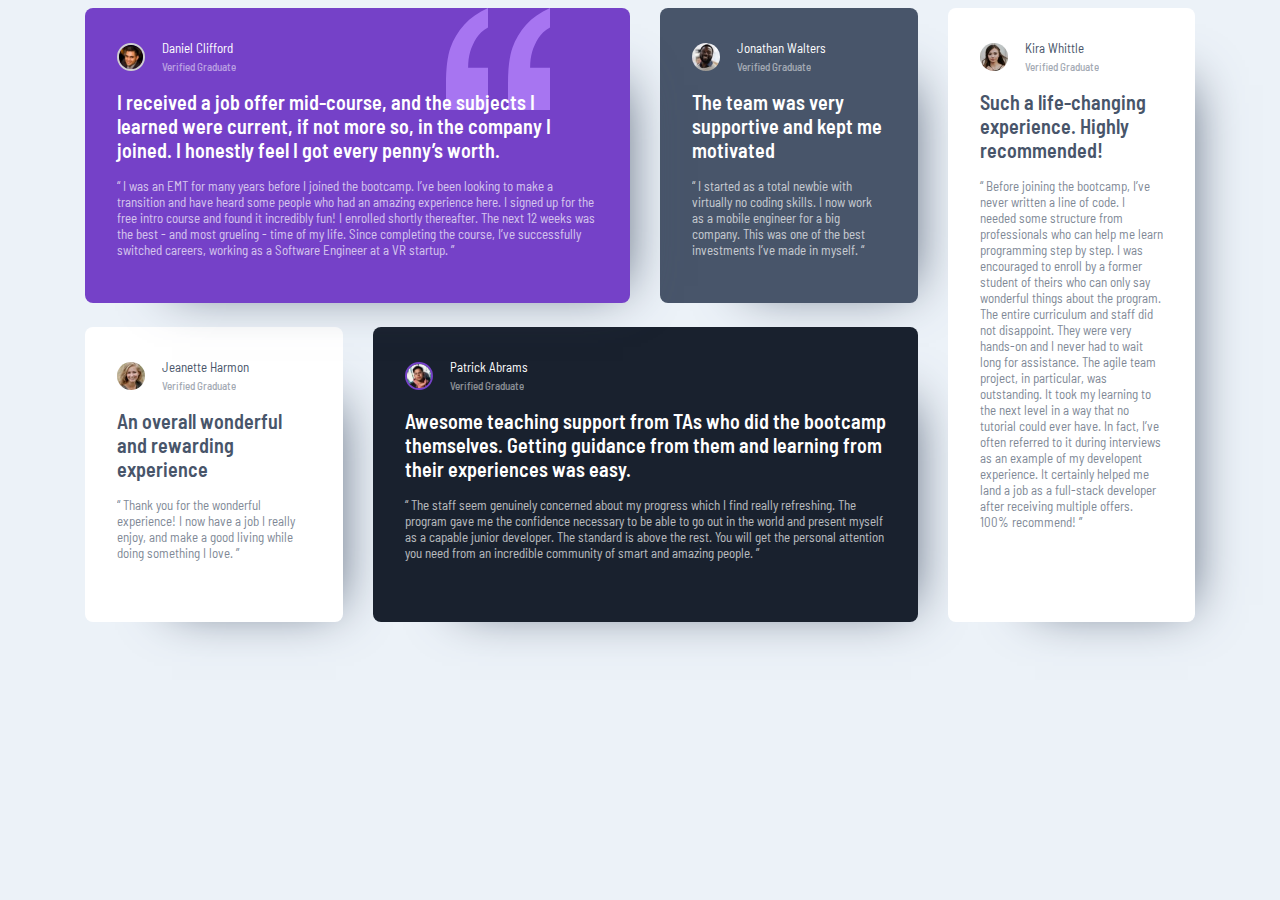
<file: index.html>
<!DOCTYPE html>
<html lang="en">
  <head>
    <meta charset="UTF-8" />
    <meta name="viewport" content="width=device-width, initial-scale=1.0" />
    <title>Testimonial grid section</title>
    <link rel="preconnect" href="https://fonts.googleapis.com" />
    <link rel="preconnect" href="https://fonts.gstatic.com" crossorigin />
    <link
      href="https://fonts.googleapis.com/css2?family=Barlow+Semi+Condensed:wght@500;600&display=swap"
      rel="stylesheet"
    />
    <link rel="stylesheet" href="styles.css" />
    <link
      rel="shortcut icon"
      href="images/favicon-32x32.png"
      type="image/x-icon"
    />
  </head>
  <body>
    <section class="container">
      <div class="grid grid-1x2">
        <div class="first-grid">
          <div class="grid grid-2x3">
            <!-- Article 1 -->
            <article class="card card--blue item-1">
              <img
                class="quote-icon"
                src="images/bg-pattern-quotation.svg"
                alt=""
              />
              <div class="profile">
                <img class="card__image" src="images/image-daniel.jpg" alt="" />
                <div class="profile__name">
                  <p class="name">Daniel Clifford</p>
                  <p class="status">Verified Graduate</p>
                </div>
              </div>
              <h2 class="mark-heading">
                I received a job offer mid-course, and the subjects I learned
                were current, if not more so, in the company I joined. I
                honestly feel I got every penny’s worth.
              </h2>
              <p class="card__paragraph">
                “ I was an EMT for many years before I joined the bootcamp. I’ve
                been looking to make a transition and have heard some people who
                had an amazing experience here. I signed up for the free intro
                course and found it incredibly fun! I enrolled shortly
                thereafter. The next 12 weeks was the best - and most grueling -
                time of my life. Since completing the course, I’ve successfully
                switched careers, working as a Software Engineer at a VR
                startup. ”
              </p>
            </article>
            <!-- Article 2 -->
            <article class="card card--grayish item-2">
              <div class="profile">
                <img
                  class="card__image"
                  src="images/image-jonathan.jpg"
                  alt=""
                />
                <div class="profile__name">
                  <p class="name">Jonathan Walters</p>
                  <p class="status">Verified Graduate</p>
                </div>
              </div>
              <h2>The team was very supportive and kept me motivated</h2>
              <p class="card__paragraph">
                “ I started as a total newbie with virtually no coding skills. I
                now work as a mobile engineer for a big company. This was one of
                the best investments I’ve made in myself. “
              </p>
            </article>
            <!-- Article 3 -->
            <article class="card card--white item-3">
              <div class="profile">
                <img
                  class="card__image"
                  src="images/image-jeanette.jpg"
                  alt=""
                />
                <div class="profile__name">
                  <p class="name">Jeanette Harmon</p>
                  <p class="status">Verified Graduate</p>
                </div>
              </div>
              <h2>An overall wonderful and rewarding experience</h2>
              <p class="card__paragraph">
                “ Thank you for the wonderful experience! I now have a job I
                really enjoy, and make a good living while doing something I
                love. ”
              </p>
            </article>
            <!-- Article 4 -->
            <article class="card card--navy item-4">
              <div class="profile">
                <img
                  class="card__image"
                  src="images/image-patrick.jpg"
                  alt=""
                />
                <div class="profile__name">
                  <p class="name">Patrick Abrams</p>
                  <p class="status">Verified Graduate</p>
                </div>
              </div>
              <h2>
                Awesome teaching support from TAs who did the bootcamp
                themselves. Getting guidance from them and learning from their
                experiences was easy.
              </h2>
              <p class="card__paragraph">
                “ The staff seem genuinely concerned about my progress which I
                find really refreshing. The program gave me the confidence
                necessary to be able to go out in the world and present myself
                as a capable junior developer. The standard is above the rest.
                You will get the personal attention you need from an incredible
                community of smart and amazing people. ”
              </p>
            </article>
          </div>
        </div>
        <div class="second-grid">
          <!-- Last grid item -->
          <article class="card card--white item-5">
            <div class="profile">
              <img class="card__image" src="images/image-kira.jpg" alt="" />
              <div class="profile__name">
                <p class="name">Kira Whittle</p>
                <p class="status">Verified Graduate</p>
              </div>
            </div>
            <h2>Such a life-changing experience. Highly recommended!</h2>
            <p class="card__paragraph">
              “ Before joining the bootcamp, I’ve never written a line of code.
              I needed some structure from professionals who can help me learn
              programming step by step. I was encouraged to enroll by a former
              student of theirs who can only say wonderful things about the
              program. The entire curriculum and staff did not disappoint. They
              were very hands-on and I never had to wait long for assistance.
              The agile team project, in particular, was outstanding. It took my
              learning to the next level in a way that no tutorial could ever
              have. In fact, I’ve often referred to it during interviews as an
              example of my developent experience. It certainly helped me land a
              job as a full-stack developer after receiving multiple offers.
              100% recommend! ”
            </p>
          </article>
        </div>
      </div>
    </section>
  </body>
</html>
</file>
<file: styles.css>
/* font-family:  */

:root {
  --Moderate-violet: hsl(263, 55%, 52%);
  --Very-dark-grayish-blue: hsl(217, 19%, 35%);
  --Very-dark-blackish-blue: hsl(219, 29%, 14%);
  --White: hsl(0, 0%, 100%);

  /* Neutral */
  --Light-gray: hsl(0, 0%, 81%);
  --Light-grayish-blue: hsl(210, 46%, 95%);
}

*,
*::before,
*::after {
  box-sizing: border-box;
}
/* Typography */

html {
  font-size: 62.5%;
}

body {
  font-family: "Barlow Semi Condensed", sans-serif;
  font-size: 1.3rem;
  background-color: var(--Light-grayish-blue);
}

.container {
  max-width: 1110px;
  margin: 0 auto;
}

h2 {
  font-size: 2rem;
  line-height: auto;
  font-weight: 600;
}

.mark-heading {
  position: relative;
  z-index: 3;
}

/* Card */

.card {
  width: 400px;
  border-radius: 8px;
  box-shadow: 40px 30px 50px -47px #48556a;
  padding: 3.2rem;
  color: var(--White);
}

.card__image {
  border-radius: 100%;
  width: 28px;
  height: 28px;
  margin-right: 1.7rem;
}

.profile {
  display: flex;
  align-items: center;
}

.name {
  margin-bottom: 0.4rem;
  margin-top: 0;
}

.status {
  margin: 0;
  font-size: 1.1rem;
  font-weight: 500;
  opacity: 0.5;
}

.card__paragraph {
  opacity: 0.7;
}

.card--blue {
  background-color: var(--Moderate-violet);
}

.card--blue .card__image {
  border: 2px solid var(--Light-gray);
}

.card--navy {
  background: var(--Very-dark-blackish-blue);
}

.card--navy .card__image {
  border: 2px solid var(--Moderate-violet);
}

.card--grayish {
  background: var(--Very-dark-grayish-blue);
}

.card--white {
  background: var(--White);
  color: var(--Very-dark-grayish-blue);
}

@media screen and (min-width: 1110px) {
  .card {
    width: 100%;
  }
}

/* Grids */

.grid {
  display: grid;
  gap: 2.4rem 3rem;
  height: auto;
  justify-items: center;
}

.item-1 {
  position: relative;
}

.quote-icon {
  position: absolute;
  right: 2rem;
  top: 0;
}

@media screen and (min-width: 1110px) {
  .quote-icon {
    right: 8rem;
  }
  .grid-1x2 {
    grid-template-columns: 75% auto;
    grid-template-rows: auto;
  }
  .grid-2x3 {
    height: 100%;
    grid-template-columns: repeat(3, 1fr);
    grid-template-rows: repeat(2, 1fr);
  }
  .item-1 {
    grid-column: 1 / span 2;
  }

  .item-4 {
    grid-column: 2 / span 2;
  }

  .item-5 {
    height: 100%;
  }
}
</file>
